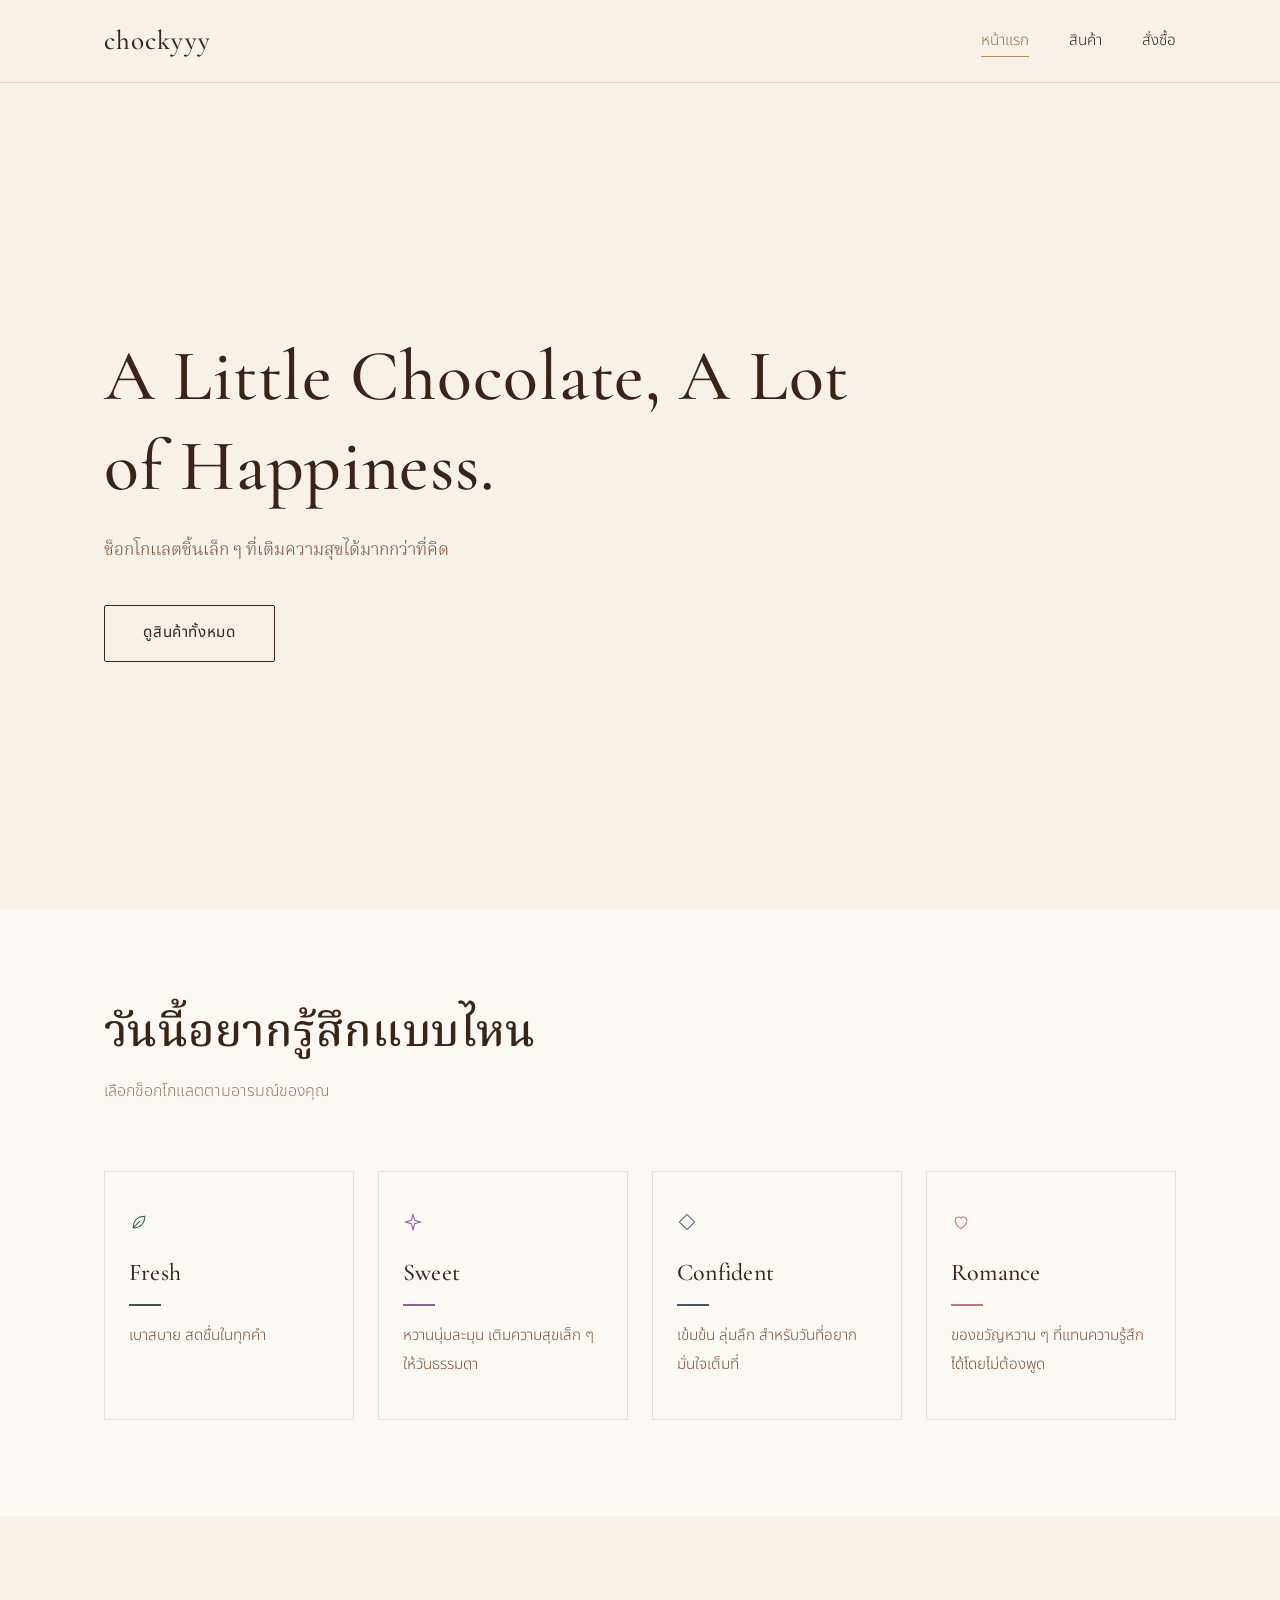
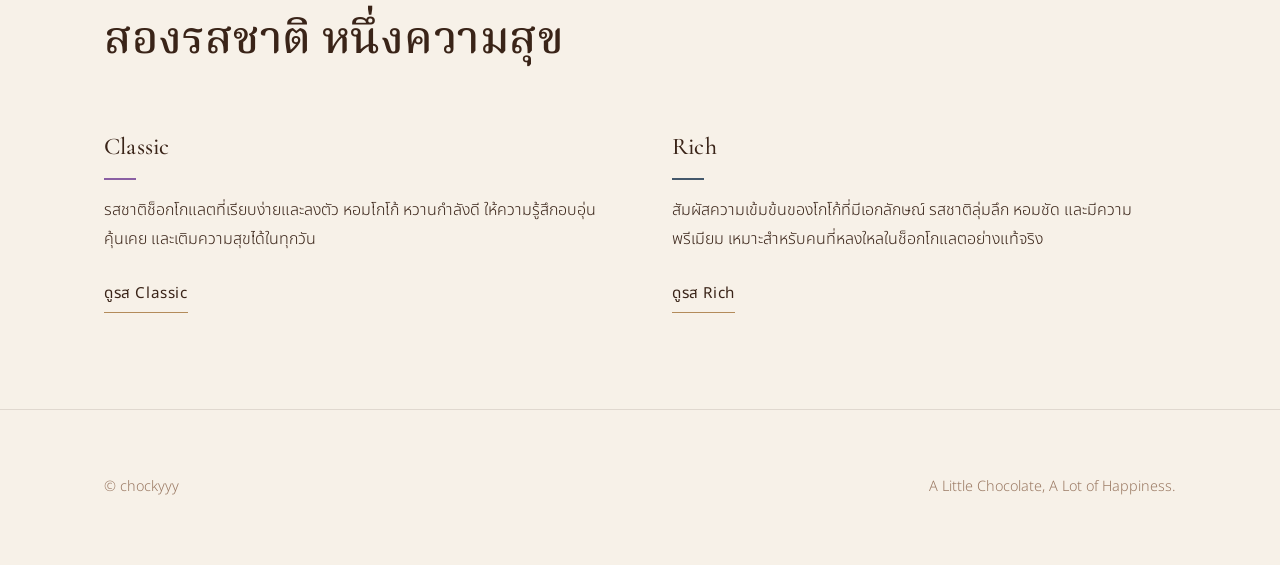
<file: index.html>
<!DOCTYPE html>
<html lang="th">
<head>
  <meta charset="UTF-8">
  <meta name="viewport" content="width=device-width, initial-scale=1">
  <title>chockyyy — A Little Chocolate, A Lot of Happiness.</title>
  <meta name="description" content="ช็อกโกแลตชิ้นเล็ก ๆ ที่เติมความสุขได้มากกว่าที่คิด">
  <link rel="stylesheet" href="style.css">
  <style>
    /* Page-specific layout only; theme comes from style.css */
    .hero--full {
      min-height: calc(100vh - 74px);
      display: flex;
      align-items: center;
      padding: var(--space-6) 0;
    }
    .hero--full .container { grid-template-columns: 1fr; }
    .hero--full .hero__text { max-width: 820px; }
    .hero--full h1 { margin-bottom: var(--space-3); }
    .hero--full .lead { margin-bottom: var(--space-4); }

    .mood-grid {
      display: grid;
      grid-template-columns: repeat(4, 1fr);
      gap: var(--space-3);
    }
    .mood-card {
      display: block;
      padding: var(--space-4) var(--space-3);
      border: 1px solid var(--line-soft);
      background: transparent;
      transition: border-color var(--ease);
    }
    .mood-card:hover { border-color: var(--accent); }
    .mood-card .mood-icon { margin-bottom: var(--space-2); }
    .mood-card h3 { margin-bottom: 0; }
    .mood-card p { margin: 0; font-size: 0.95rem; color: var(--brown); }

    .flavor-grid {
      display: grid;
      grid-template-columns: repeat(2, 1fr);
      gap: var(--space-5);
    }

    @media (max-width: 900px) {
      .mood-grid { grid-template-columns: repeat(2, 1fr); }
      .flavor-grid { grid-template-columns: 1fr; gap: var(--space-4); }
    }
    @media (max-width: 600px) {
      .mood-grid { grid-template-columns: 1fr; }
      .hero--full { min-height: calc(100vh - 66px); padding: var(--space-5) 0; }
    }
  </style>
</head>
<body>

  <header class="site-header">
    <div class="container">
      <a class="logo" href="index.html">chockyyy</a>
      <nav aria-label="เมนูหลัก">
        <ul class="nav">
          <li><a href="index.html" aria-current="page">หน้าแรก</a></li>
          <li><a href="product.html">สินค้า</a></li>
          <li><a href="order.html">สั่งซื้อ</a></li>
        </ul>
      </nav>
    </div>
  </header>

  <main>
    <section class="hero hero--full">
      <div class="container">
        <div class="hero__text">
          <h1>A Little Chocolate, A Lot of Happiness.</h1>
          <p class="lead">ช็อกโกแลตชิ้นเล็ก ๆ ที่เติมความสุขได้มากกว่าที่คิด</p>
          <a class="btn" href="product.html">ดูสินค้าทั้งหมด</a>
        </div>
      </div>
    </section>

    <section class="section section--paper" id="moods">
      <div class="container">
        <div class="section-head">
          <h2>วันนี้อยากรู้สึกแบบไหน</h2>
          <p class="muted">เลือกช็อกโกแลตตามอารมณ์ของคุณ</p>
        </div>

        <div class="mood-grid">
          <a class="mood-card" data-mood="fresh" href="product.html?mood=fresh">
            <svg class="mood-icon" viewBox="0 0 24 24" aria-hidden="true"><path d="M5 19c0-8 5-14 14-14 0 9-6 14-14 14z"/><path d="M5 19l8-8"/></svg>
            <h3>Fresh</h3>
            <span class="mood-rule"></span>
            <p>เบาสบาย สดชื่นในทุกคำ</p>
          </a>

          <a class="mood-card" data-mood="sweet" href="product.html?mood=sweet">
            <svg class="mood-icon" viewBox="0 0 24 24" aria-hidden="true"><path d="M12 3l2 7 7 2-7 2-2 7-2-7-7-2 7-2z"/></svg>
            <h3>Sweet</h3>
            <span class="mood-rule"></span>
            <p>หวานนุ่มละมุน เติมความสุขเล็ก ๆ ให้วันธรรมดา</p>
          </a>

          <a class="mood-card" data-mood="confident" href="product.html?mood=confident">
            <svg class="mood-icon" viewBox="0 0 24 24" aria-hidden="true"><path d="M12 3l9 9-9 9-9-9z"/></svg>
            <h3>Confident</h3>
            <span class="mood-rule"></span>
            <p>เข้มข้น ลุ่มลึก สำหรับวันที่อยากมั่นใจเต็มที่</p>
          </a>

          <a class="mood-card" data-mood="romance" href="product.html?mood=romance">
            <svg class="mood-icon" viewBox="0 0 24 24" aria-hidden="true"><path d="M12 20s-7-4.5-7-10a4 4 0 0 1 7-2.5A4 4 0 0 1 19 10c0 5.5-7 10-7 10z"/></svg>
            <h3>Romance</h3>
            <span class="mood-rule"></span>
            <p>ของขวัญหวาน ๆ ที่แทนความรู้สึกได้โดยไม่ต้องพูด</p>
          </a>
        </div>
      </div>
    </section>

    <section class="section" id="flavors">
      <div class="container">
        <div class="section-head">
          <h2>สองรสชาติ หนึ่งความสุข</h2>
        </div>

        <div class="flavor-grid">
          <article data-mood="sweet">
            <h3>Classic</h3>
            <span class="mood-rule"></span>
            <p>รสชาติช็อกโกแลตที่เรียบง่ายและลงตัว หอมโกโก้ หวานกำลังดี ให้ความรู้สึกอบอุ่น คุ้นเคย และเติมความสุขได้ในทุกวัน</p>
            <a class="btn btn--text" href="product.html?mood=classic">ดูรส Classic</a>
          </article>

          <article data-mood="confident">
            <h3>Rich</h3>
            <span class="mood-rule"></span>
            <p>สัมผัสความเข้มข้นของโกโก้ที่มีเอกลักษณ์ รสชาติลุ่มลึก หอมชัด และมีความพรีเมียม เหมาะสำหรับคนที่หลงใหลในช็อกโกแลตอย่างแท้จริง</p>
            <a class="btn btn--text" href="product.html?mood=rich">ดูรส Rich</a>
          </article>
        </div>
      </div>
    </section>
  </main>

  <footer class="site-footer">
    <div class="container">
      <span>© chockyyy</span>
      <span>A Little Chocolate, A Lot of Happiness.</span>
    </div>
  </footer>

  <script src="script.js"></script>
</body>
</html>
</file>
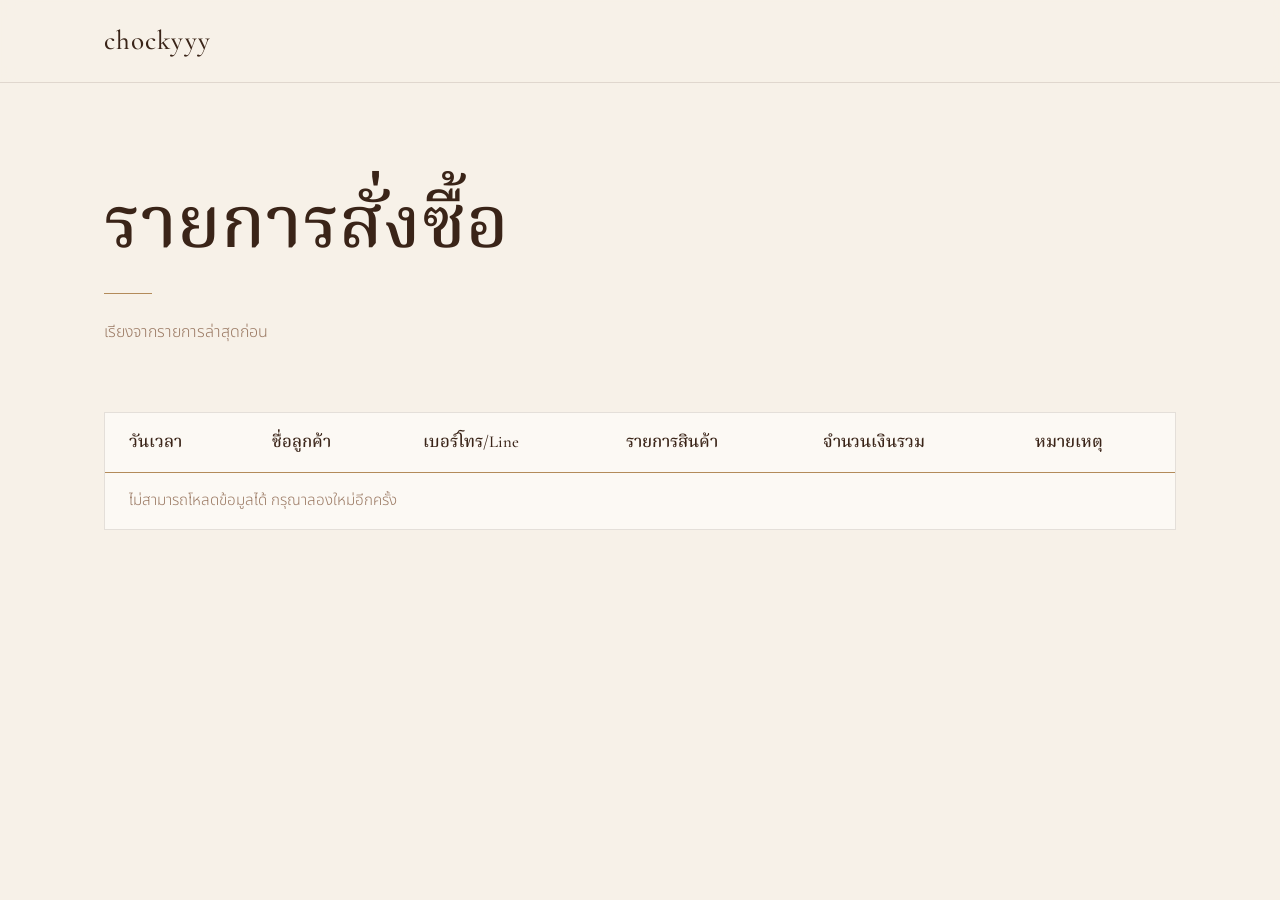
<file: admin.html>
<!DOCTYPE html>
<html lang="th">
<head>
  <meta charset="UTF-8">
  <meta name="viewport" content="width=device-width, initial-scale=1">
  <meta name="robots" content="noindex, nofollow">
  <title>รายการสั่งซื้อ — chockyyy</title>
  <link rel="stylesheet" href="style.css">
  <style>
    /* Table styling for this page only */
    .table-wrap {
      overflow-x: auto;
      border: 1px solid var(--line-soft);
      background: var(--paper);
    }
    #ordersTable {
      width: 100%;
      min-width: 820px;
      border-collapse: collapse;
      font-size: 0.95rem;
      line-height: 1.6;
    }
    #ordersTable th,
    #ordersTable td {
      padding: var(--space-2) var(--space-3);
      text-align: left;
      vertical-align: top;
      border-bottom: 1px solid var(--line-soft);
    }
    #ordersTable thead th {
      font-family: var(--font-serif);
      font-size: 1.05rem;
      font-weight: 500;
      white-space: nowrap;
      border-bottom: 1px solid var(--accent);
    }
    #ordersTable tbody tr:last-child td { border-bottom: 0; }
    #ordersTable tbody tr:hover { background: var(--cream); }
    #ordersTable td { overflow-wrap: anywhere; }
    #ordersTable td:first-child { white-space: nowrap; color: var(--brown-soft); }
  </style>
</head>
<body>

  <header class="site-header">
    <div class="container">
      <a class="logo" href="index.html">chockyyy</a>
    </div>
  </header>

  <main>
    <section class="section">
      <div class="container">
        <div class="section-head">
          <h1>รายการสั่งซื้อ</h1>
          <span class="accent-rule"></span>
          <p class="muted">เรียงจากรายการล่าสุดก่อน</p>
        </div>

        <div class="table-wrap">
          <table id="ordersTable">
            <thead>
              <tr>
                <th scope="col">วันเวลา</th>
                <th scope="col">ชื่อลูกค้า</th>
                <th scope="col">เบอร์โทร/Line</th>
                <th scope="col">รายการสินค้า</th>
                <th scope="col">จำนวนเงินรวม</th>
                <th scope="col">หมายเหตุ</th>
              </tr>
            </thead>
            <tbody></tbody>
          </table>
        </div>
      </div>
    </section>
  </main>

  <script src="script.js"></script>
</body>
</html>
</file>
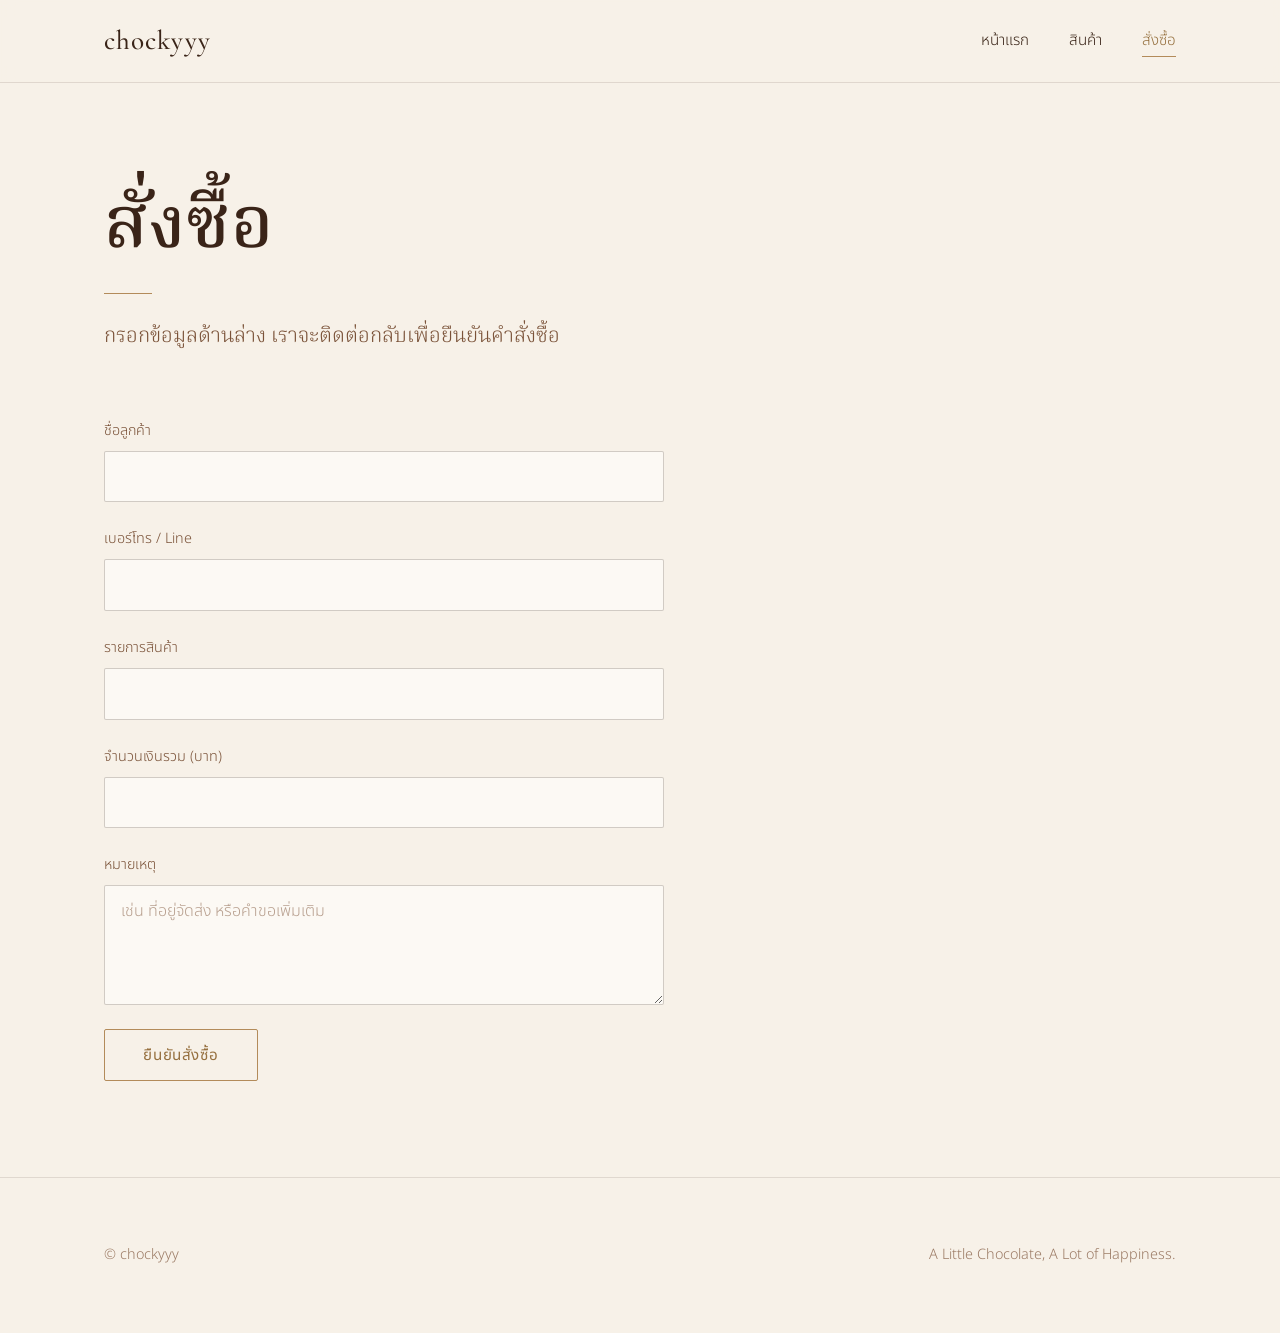
<file: order.html>
<!DOCTYPE html>
<html lang="th">
<head>
  <meta charset="UTF-8">
  <meta name="viewport" content="width=device-width, initial-scale=1">
  <title>สั่งซื้อ — chockyyy</title>
  <link rel="stylesheet" href="style.css">
</head>
<body>

  <header class="site-header">
    <div class="container">
      <a class="logo" href="index.html">chockyyy</a>
      <nav aria-label="เมนูหลัก">
        <ul class="nav">
          <li><a href="index.html">หน้าแรก</a></li>
          <li><a href="product.html">สินค้า</a></li>
          <li><a href="order.html" aria-current="page">สั่งซื้อ</a></li>
        </ul>
      </nav>
    </div>
  </header>

  <main>
    <section class="section">
      <div class="container">
        <div class="section-head">
          <h1>สั่งซื้อ</h1>
          <span class="accent-rule"></span>
          <p class="lead">กรอกข้อมูลด้านล่าง เราจะติดต่อกลับเพื่อยืนยันคำสั่งซื้อ</p>
        </div>

        <form id="orderForm" class="form">
          <div class="field">
            <label for="customerName">ชื่อลูกค้า</label>
            <input class="input" type="text" id="customerName" name="customerName" autocomplete="name" required>
          </div>

          <div class="field">
            <label for="contact">เบอร์โทร / Line</label>
            <input class="input" type="text" id="contact" name="contact" autocomplete="tel" required>
          </div>

          <div class="field">
            <label for="items">รายการสินค้า</label>
            <input class="input" type="text" id="items" name="items" required>
          </div>

          <div class="field">
            <label for="total">จำนวนเงินรวม (บาท)</label>
            <input class="input" type="number" id="total" name="total" min="0" step="any" inputmode="decimal" required>
          </div>

          <div class="field">
            <label for="note">หมายเหตุ</label>
            <textarea class="textarea" id="note" name="note" placeholder="เช่น ที่อยู่จัดส่ง หรือคำขอเพิ่มเติม"></textarea>
          </div>

          <div>
            <button class="btn btn--accent" type="submit">ยืนยันสั่งซื้อ</button>
          </div>
        </form>
      </div>
    </section>
  </main>

  <footer class="site-footer">
    <div class="container">
      <span>© chockyyy</span>
      <span>A Little Chocolate, A Lot of Happiness.</span>
    </div>
  </footer>

  <script src="script.js"></script>
</body>
</html>
</file>
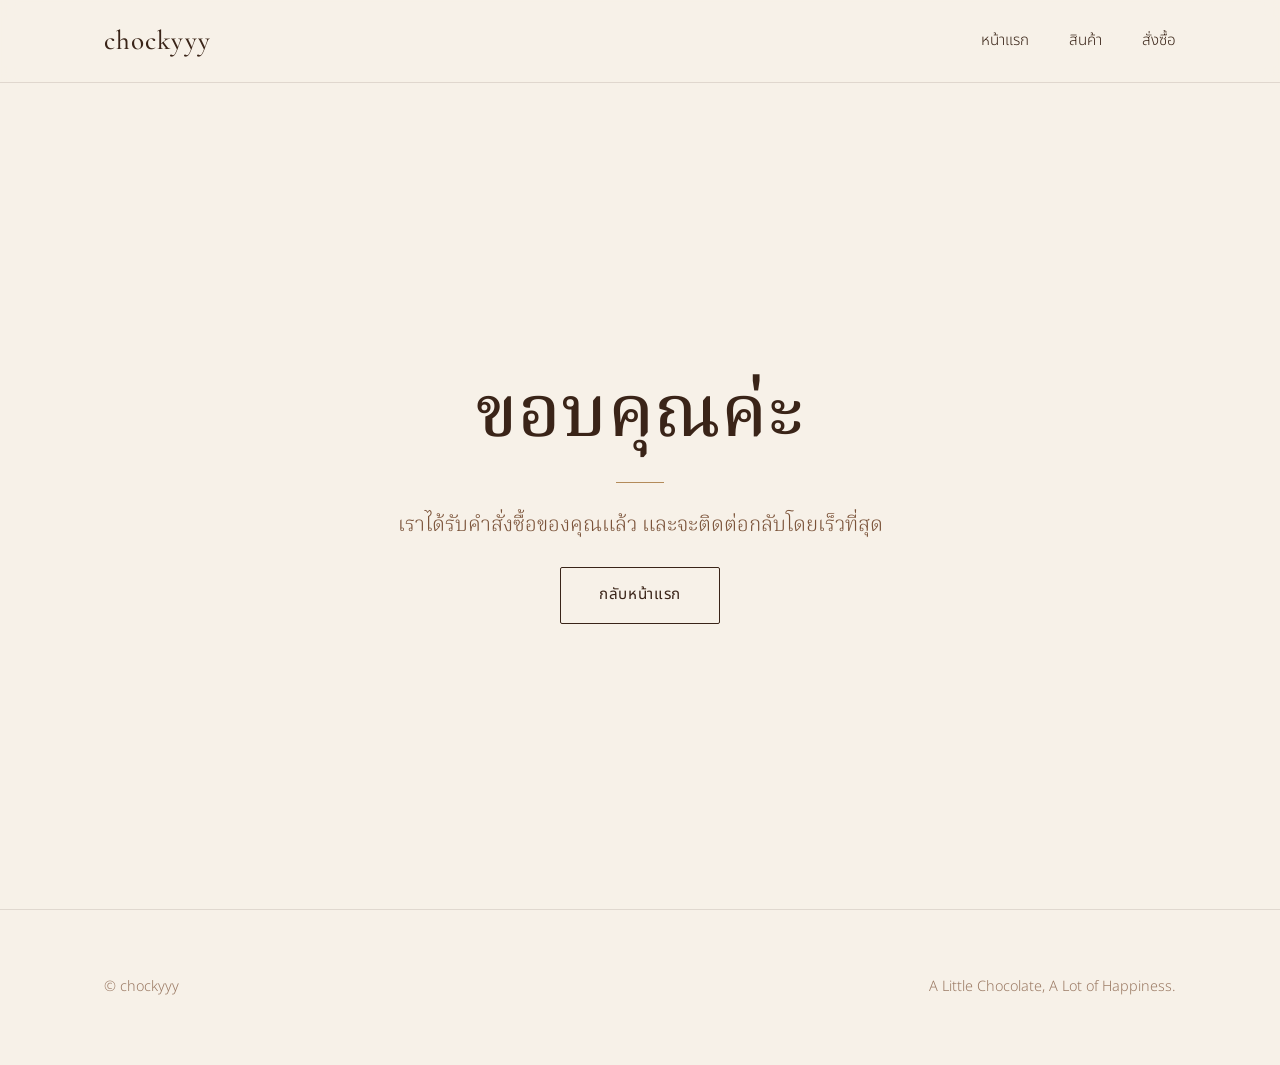
<file: thankyou.html>
<!DOCTYPE html>
<html lang="th">
<head>
  <meta charset="UTF-8">
  <meta name="viewport" content="width=device-width, initial-scale=1">
  <title>ขอบคุณ — chockyyy</title>
  <link rel="stylesheet" href="style.css">
  <style>
    .thanks {
      min-height: calc(100vh - 74px);
      display: flex;
      align-items: center;
      padding: var(--space-6) 0;
    }
  </style>
</head>
<body>

  <header class="site-header">
    <div class="container">
      <a class="logo" href="index.html">chockyyy</a>
      <nav aria-label="เมนูหลัก">
        <ul class="nav">
          <li><a href="index.html">หน้าแรก</a></li>
          <li><a href="product.html">สินค้า</a></li>
          <li><a href="order.html">สั่งซื้อ</a></li>
        </ul>
      </nav>
    </div>
  </header>

  <main class="thanks">
    <div class="container center">
      <h1>ขอบคุณค่ะ</h1>
      <span class="accent-rule"></span>
      <p class="lead">เราได้รับคำสั่งซื้อของคุณแล้ว และจะติดต่อกลับโดยเร็วที่สุด</p>
      <a class="btn" href="index.html">กลับหน้าแรก</a>
    </div>
  </main>

  <footer class="site-footer">
    <div class="container">
      <span>© chockyyy</span>
      <span>A Little Chocolate, A Lot of Happiness.</span>
    </div>
  </footer>

</body>
</html>
</file>
<file: style.css>
/* ==========================================================
   chockyyy — shared theme
   Minimal premium · brown / cream / dark brown · bronze accent
   ========================================================== */

@import url("https://fonts.googleapis.com/css2?family=Cormorant+Garamond:wght@400;500;600&family=Noto+Sans+Thai:wght@300;400;500&family=Noto+Serif+Thai:wght@400;500&display=swap");

/* ---------- Tokens ---------- */
:root {
  /* Base palette */
  --cream: #f7f1e8;
  --cream-deep: #efe6d6;
  --paper: #fcf9f4;
  --brown: #7a5238;
  --brown-dark: #3a2418;
  --brown-soft: #9b7a64;

  /* Accent: soft gold / bronze */
  --accent: #b38b5a;
  --accent-deep: #96703f;

  /* Lines */
  --line: rgba(58, 36, 24, 0.22);
  --line-soft: rgba(58, 36, 24, 0.12);

  /* Mood colours — used only as small touches (dots, underlines, icons) */
  --mood-fresh: #2f5d4a;
  --mood-sweet: #8a5fa3;
  --mood-confident: #44586b;
  --mood-romance: #c9707a;

  /* Type */
  --font-serif: "Cormorant Garamond", "Noto Serif Thai", Georgia, serif;
  --font-sans: "Noto Sans Thai", "Helvetica Neue", Arial, sans-serif;

  /* Spacing scale (generous) */
  --space-1: 0.5rem;
  --space-2: 1rem;
  --space-3: 1.5rem;
  --space-4: 2.5rem;
  --space-5: 4rem;
  --space-6: 6rem;
  --space-7: 9rem;

  --container: 1120px;
  --radius: 2px;
  --ease: 0.3s ease;
}

/* ---------- Reset ---------- */
*,
*::before,
*::after {
  box-sizing: border-box;
}

html {
  scroll-behavior: smooth;
  -webkit-text-size-adjust: 100%;
}

body {
  margin: 0;
  background: var(--cream);
  color: var(--brown-dark);
  font-family: var(--font-sans);
  font-weight: 300;
  font-size: 1rem;
  line-height: 1.85;
  -webkit-font-smoothing: antialiased;
}

img {
  display: block;
  max-width: 100%;
  height: auto;
}

a {
  color: inherit;
  text-decoration: none;
}

:focus-visible {
  outline: 1px solid var(--accent-deep);
  outline-offset: 4px;
}

@media (prefers-reduced-motion: reduce) {
  html { scroll-behavior: auto; }
  * { transition: none !important; animation: none !important; }
}

/* ---------- Typography ---------- */
h1, h2, h3, h4 {
  margin: 0 0 var(--space-2);
  font-family: var(--font-serif);
  font-weight: 500;
  line-height: 1.25;
  letter-spacing: 0.01em;
  color: var(--brown-dark);
}

h1 { font-size: clamp(2.6rem, 6vw, 4.5rem); }
h2 { font-size: clamp(1.9rem, 4vw, 2.8rem); }
h3 { font-size: 1.5rem; }
h4 { font-size: 1.15rem; }

p {
  margin: 0 0 var(--space-3);
  max-width: 62ch;
}

.lead {
  font-family: var(--font-serif);
  font-size: 1.3rem;
  line-height: 1.7;
  color: var(--brown);
}

.muted { color: var(--brown-soft); }
.center { text-align: center; }
.center p { margin-left: auto; margin-right: auto; }

/* ---------- Layout ---------- */
.container {
  width: 100%;
  max-width: var(--container);
  margin: 0 auto;
  padding: 0 var(--space-3);
}

.section {
  padding: var(--space-6) 0;
}

.section--paper { background: var(--paper); }
.section--deep { background: var(--cream-deep); }

.section--dark {
  background: var(--brown-dark);
  color: var(--cream);
}
.section--dark h1,
.section--dark h2,
.section--dark h3 { color: var(--cream); }
.section--dark .btn { color: var(--cream); border-color: rgba(247, 241, 232, 0.5); }
.section--dark .btn:hover { background: var(--cream); color: var(--brown-dark); }

.section-head {
  margin-bottom: var(--space-5);
}

.divider {
  height: 1px;
  border: 0;
  background: var(--line-soft);
  margin: var(--space-5) 0;
}

/* Small bronze rule that can sit under a heading */
.accent-rule {
  display: block;
  width: 48px;
  height: 1px;
  background: var(--accent);
  margin: var(--space-3) 0;
}
.center .accent-rule { margin-left: auto; margin-right: auto; }

/* ---------- Header / nav ---------- */
.site-header {
  position: sticky;
  top: 0;
  z-index: 50;
  background: rgba(247, 241, 232, 0.92);
  backdrop-filter: blur(8px);
  border-bottom: 1px solid var(--line-soft);
}

.site-header .container {
  display: flex;
  align-items: center;
  justify-content: space-between;
  padding-top: var(--space-2);
  padding-bottom: var(--space-2);
}

.logo {
  font-family: var(--font-serif);
  font-size: 1.7rem;
  font-weight: 500;
  letter-spacing: 0.04em;
  color: var(--brown-dark);
}

.nav {
  display: flex;
  gap: var(--space-4);
  list-style: none;
  margin: 0;
  padding: 0;
  font-size: 0.95rem;
}

.nav a {
  padding-bottom: 4px;
  border-bottom: 1px solid transparent;
  transition: border-color var(--ease), color var(--ease);
}
.nav a:hover,
.nav a[aria-current="page"] {
  color: var(--accent-deep);
  border-color: var(--accent);
}

/* ---------- Buttons (thin, soft dark outline) ---------- */
.btn {
  display: inline-block;
  padding: 0.85rem 2.4rem;
  background: transparent;
  color: var(--brown-dark);
  border: 1px solid var(--brown-dark);
  border-radius: var(--radius);
  font-family: var(--font-sans);
  font-size: 0.95rem;
  font-weight: 400;
  letter-spacing: 0.04em;
  cursor: pointer;
  transition: background var(--ease), color var(--ease), border-color var(--ease);
}

.btn:hover {
  background: var(--brown-dark);
  color: var(--cream);
}

.btn--accent {
  border-color: var(--accent);
  color: var(--accent-deep);
}
.btn--accent:hover {
  background: var(--accent);
  border-color: var(--accent);
  color: var(--paper);
}

.btn--text {
  padding: 0 0 4px;
  border: 0;
  border-bottom: 1px solid var(--accent);
  border-radius: 0;
}
.btn--text:hover {
  background: transparent;
  color: var(--accent-deep);
}

.btn:disabled {
  opacity: 0.45;
  cursor: not-allowed;
}

/* ---------- Hero ---------- */
.hero {
  padding: var(--space-7) 0 var(--space-6);
}

.hero .container {
  display: grid;
  grid-template-columns: 1.1fr 1fr;
  gap: var(--space-5);
  align-items: center;
}

.hero p { font-size: 1.1rem; }

.hero__image {
  border: 1px solid var(--line);
  padding: var(--space-2);
  background: var(--paper);
}

/* ---------- Mood touches ----------
   Usage: add data-mood="fresh|sweet|confident|romance" to any element
   (card, badge, heading wrapper). Colour appears only as a small dot
   or a short underline — never as a background fill. */
[data-mood] { --mood: var(--accent); }
[data-mood="fresh"]     { --mood: var(--mood-fresh); }
[data-mood="sweet"]     { --mood: var(--mood-sweet); }
[data-mood="confident"] { --mood: var(--mood-confident); }
[data-mood="romance"]   { --mood: var(--mood-romance); }

.mood-dot {
  display: inline-block;
  width: 7px;
  height: 7px;
  border-radius: 50%;
  background: var(--mood);
  margin-right: 0.6rem;
  vertical-align: middle;
}

.mood-label {
  display: inline-flex;
  align-items: center;
  font-size: 0.85rem;
  color: var(--brown-soft);
}

/* short coloured line under a heading */
.mood-rule {
  display: block;
  width: 32px;
  height: 2px;
  background: var(--mood);
  margin: var(--space-2) 0;
}

/* colour for inline icons (SVG using currentColor) */
.mood-icon {
  width: 20px;
  height: 20px;
  color: var(--mood);
  stroke: currentColor;
  fill: none;
  stroke-width: 1.25;
}

/* ---------- Product grid / card ---------- */
.product-grid {
  display: grid;
  grid-template-columns: repeat(auto-fill, minmax(280px, 1fr));
  gap: var(--space-5) var(--space-4);
}

.product-card {
  display: flex;
  flex-direction: column;
  background: var(--paper);
  border: 1px solid var(--line-soft);
  transition: border-color var(--ease);
}
.product-card:hover { border-color: var(--accent); }

.product-card__media {
  aspect-ratio: 4 / 5;
  background: var(--cream-deep);
  overflow: hidden;
}
.product-card__media img {
  width: 100%;
  height: 100%;
  object-fit: cover;
}

.product-card__body {
  display: flex;
  flex-direction: column;
  flex: 1;
  padding: var(--space-3);
}

.product-card__body h3 { margin-bottom: var(--space-1); }

.product-card__meta {
  display: flex;
  justify-content: space-between;
  align-items: baseline;
  margin: var(--space-1) 0 var(--space-2);
  font-size: 0.9rem;
  color: var(--brown-soft);
}

.product-card__desc {
  flex: 1;
  font-size: 0.95rem;
}

.price {
  font-family: var(--font-serif);
  font-size: 1.4rem;
  font-weight: 500;
  color: var(--accent-deep);
}

/* ---------- Filter chips (e.g. by mood) ---------- */
.filters {
  display: flex;
  flex-wrap: wrap;
  gap: var(--space-2);
  margin-bottom: var(--space-4);
}

.chip {
  display: inline-flex;
  align-items: center;
  padding: 0.45rem 1.2rem;
  background: transparent;
  border: 1px solid var(--line);
  border-radius: 999px;
  font-family: var(--font-sans);
  font-size: 0.9rem;
  color: var(--brown-dark);
  cursor: pointer;
  transition: border-color var(--ease), background var(--ease);
}
.chip:hover { border-color: var(--accent); }
.chip.is-active,
.chip[aria-pressed="true"] {
  border-color: var(--brown-dark);
  background: var(--paper);
}

/* ---------- Order form ---------- */
.form {
  display: grid;
  gap: var(--space-3);
  max-width: 560px;
}

.field { display: grid; gap: 0.4rem; }

.field label {
  font-size: 0.9rem;
  color: var(--brown);
}

.input,
.textarea,
.select {
  width: 100%;
  padding: 0.8rem 1rem;
  background: var(--paper);
  color: var(--brown-dark);
  border: 1px solid var(--line);
  border-radius: var(--radius);
  font-family: var(--font-sans);
  font-size: 1rem;
  font-weight: 300;
  transition: border-color var(--ease);
}
.textarea { min-height: 120px; resize: vertical; }
.input:focus,
.textarea:focus,
.select:focus {
  outline: none;
  border-color: var(--accent-deep);
}
.input::placeholder,
.textarea::placeholder { color: var(--brown-soft); opacity: 0.7; }

.form-message {
  padding: var(--space-2);
  border: 1px solid var(--line);
  border-left: 2px solid var(--accent);
  background: var(--paper);
  font-size: 0.95rem;
}
.form-message--error { border-left-color: var(--mood-romance); }

/* ---------- Footer ---------- */
.site-footer {
  padding: var(--space-5) 0;
  border-top: 1px solid var(--line-soft);
  font-size: 0.9rem;
  color: var(--brown-soft);
}
.site-footer .container {
  display: flex;
  justify-content: space-between;
  gap: var(--space-3);
  flex-wrap: wrap;
}

/* ---------- Responsive ---------- */
@media (max-width: 900px) {
  .section { padding: var(--space-5) 0; }
  .hero { padding: var(--space-6) 0 var(--space-5); }
  .hero .container {
    grid-template-columns: 1fr;
    gap: var(--space-4);
  }
}

@media (max-width: 600px) {
  body { font-size: 0.97rem; }
  .section { padding: var(--space-5) 0; }
  .section-head { margin-bottom: var(--space-4); }
  .nav { gap: var(--space-3); font-size: 0.9rem; }
  .product-grid { grid-template-columns: 1fr; }
  .btn { width: 100%; text-align: center; }
  .btn--text { width: auto; }
  .site-footer .container { flex-direction: column; }
}
</file>
